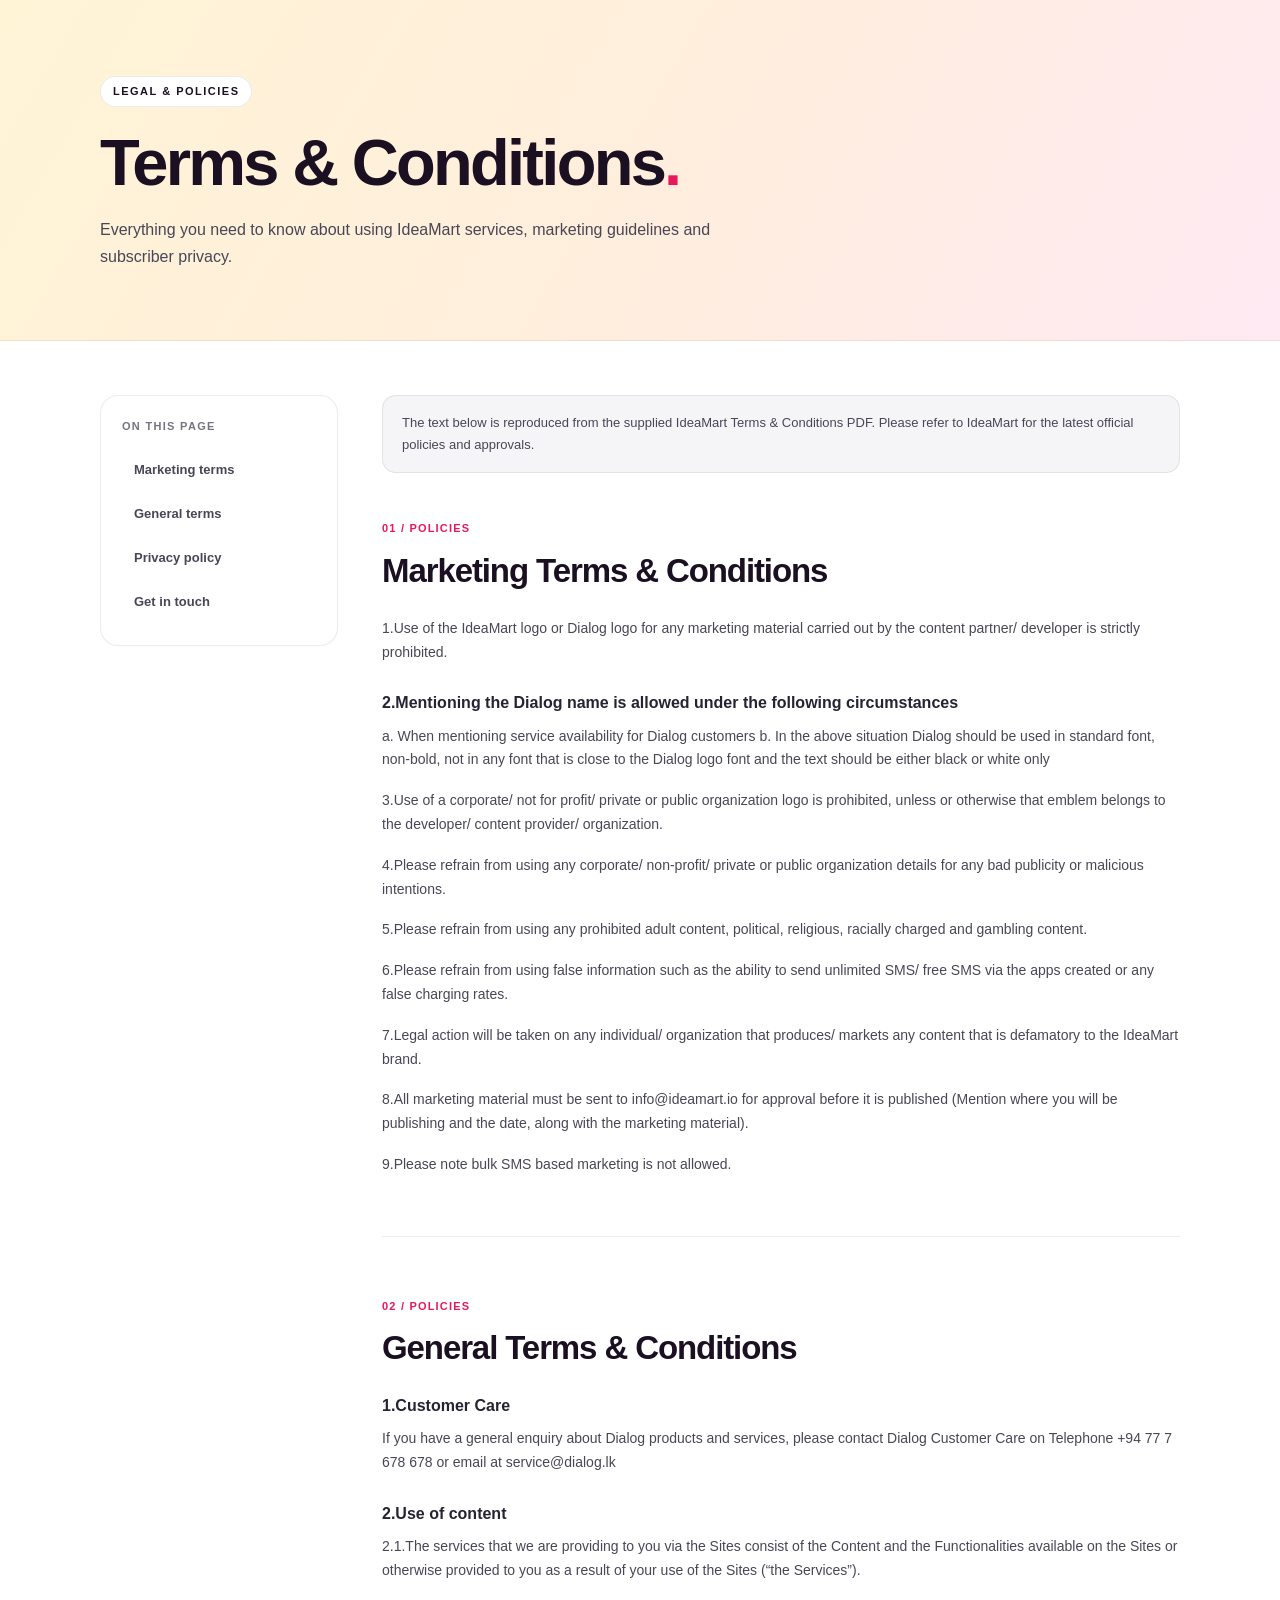
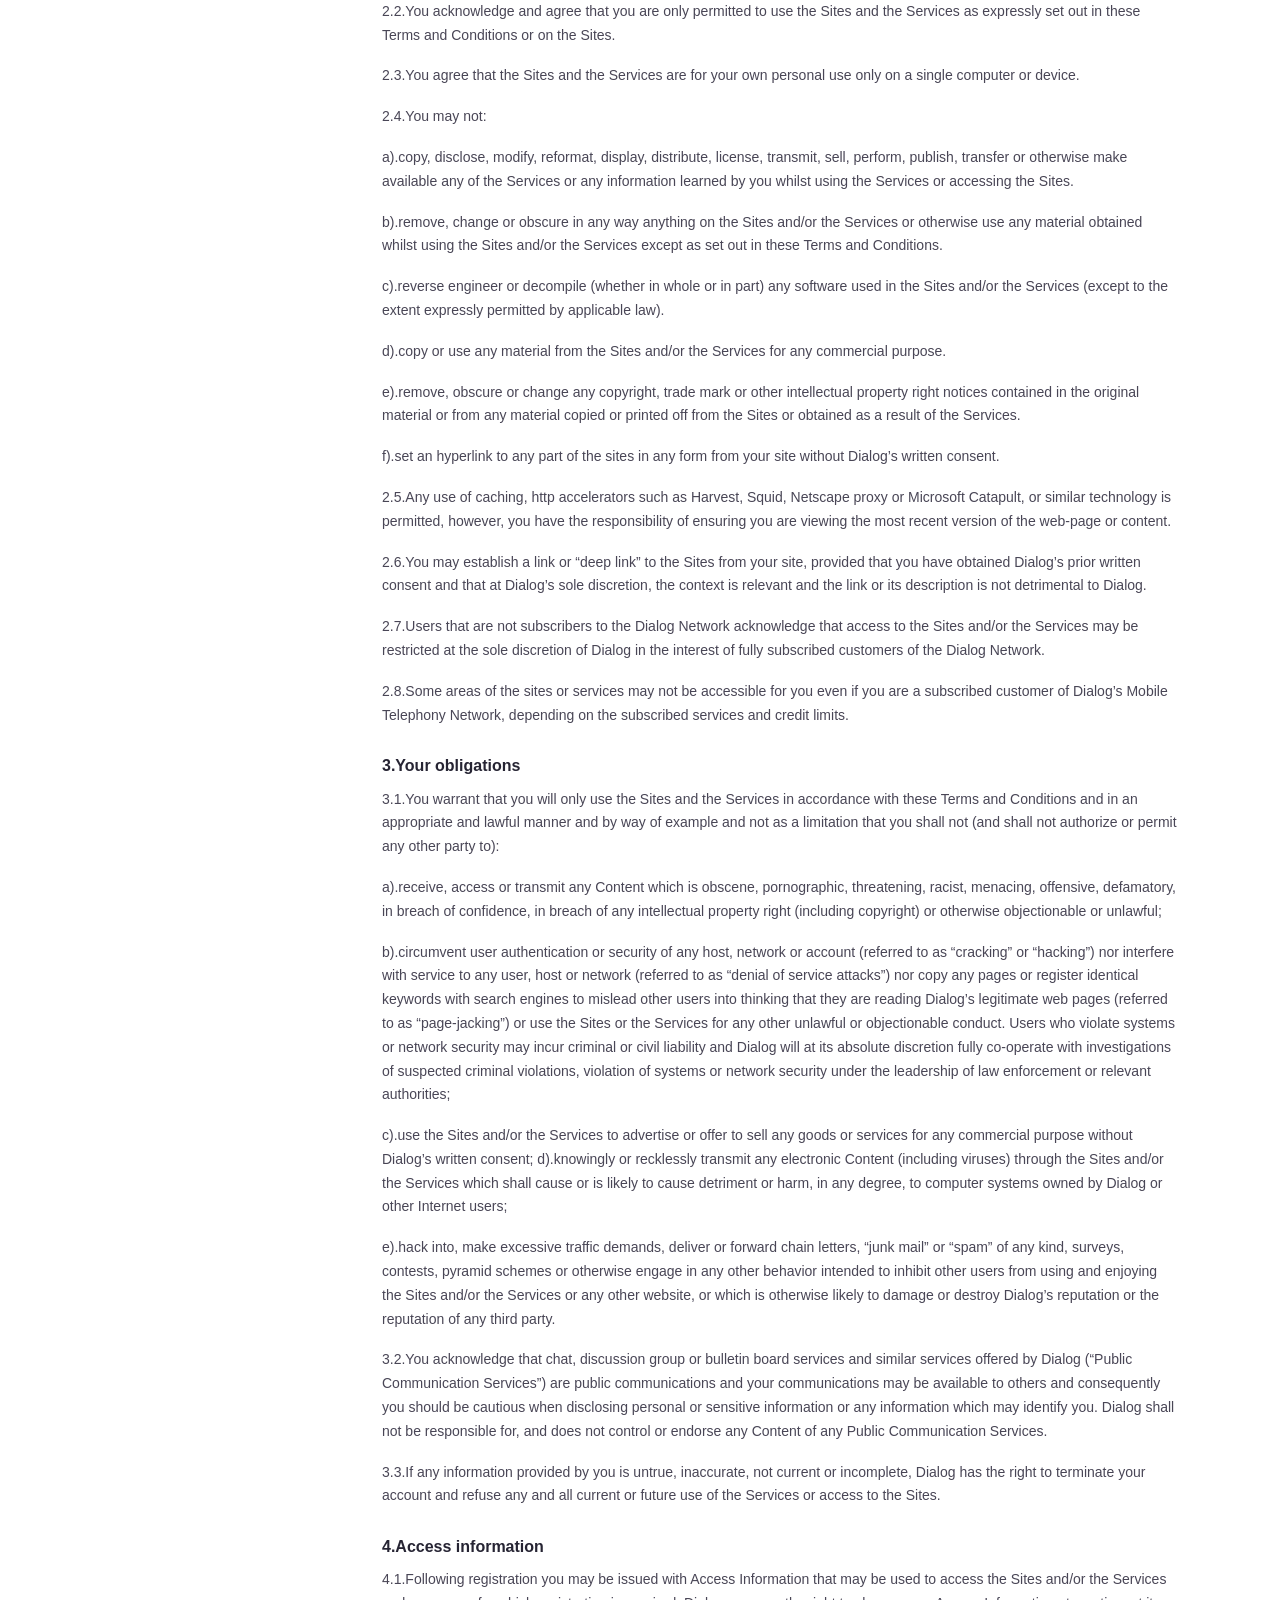
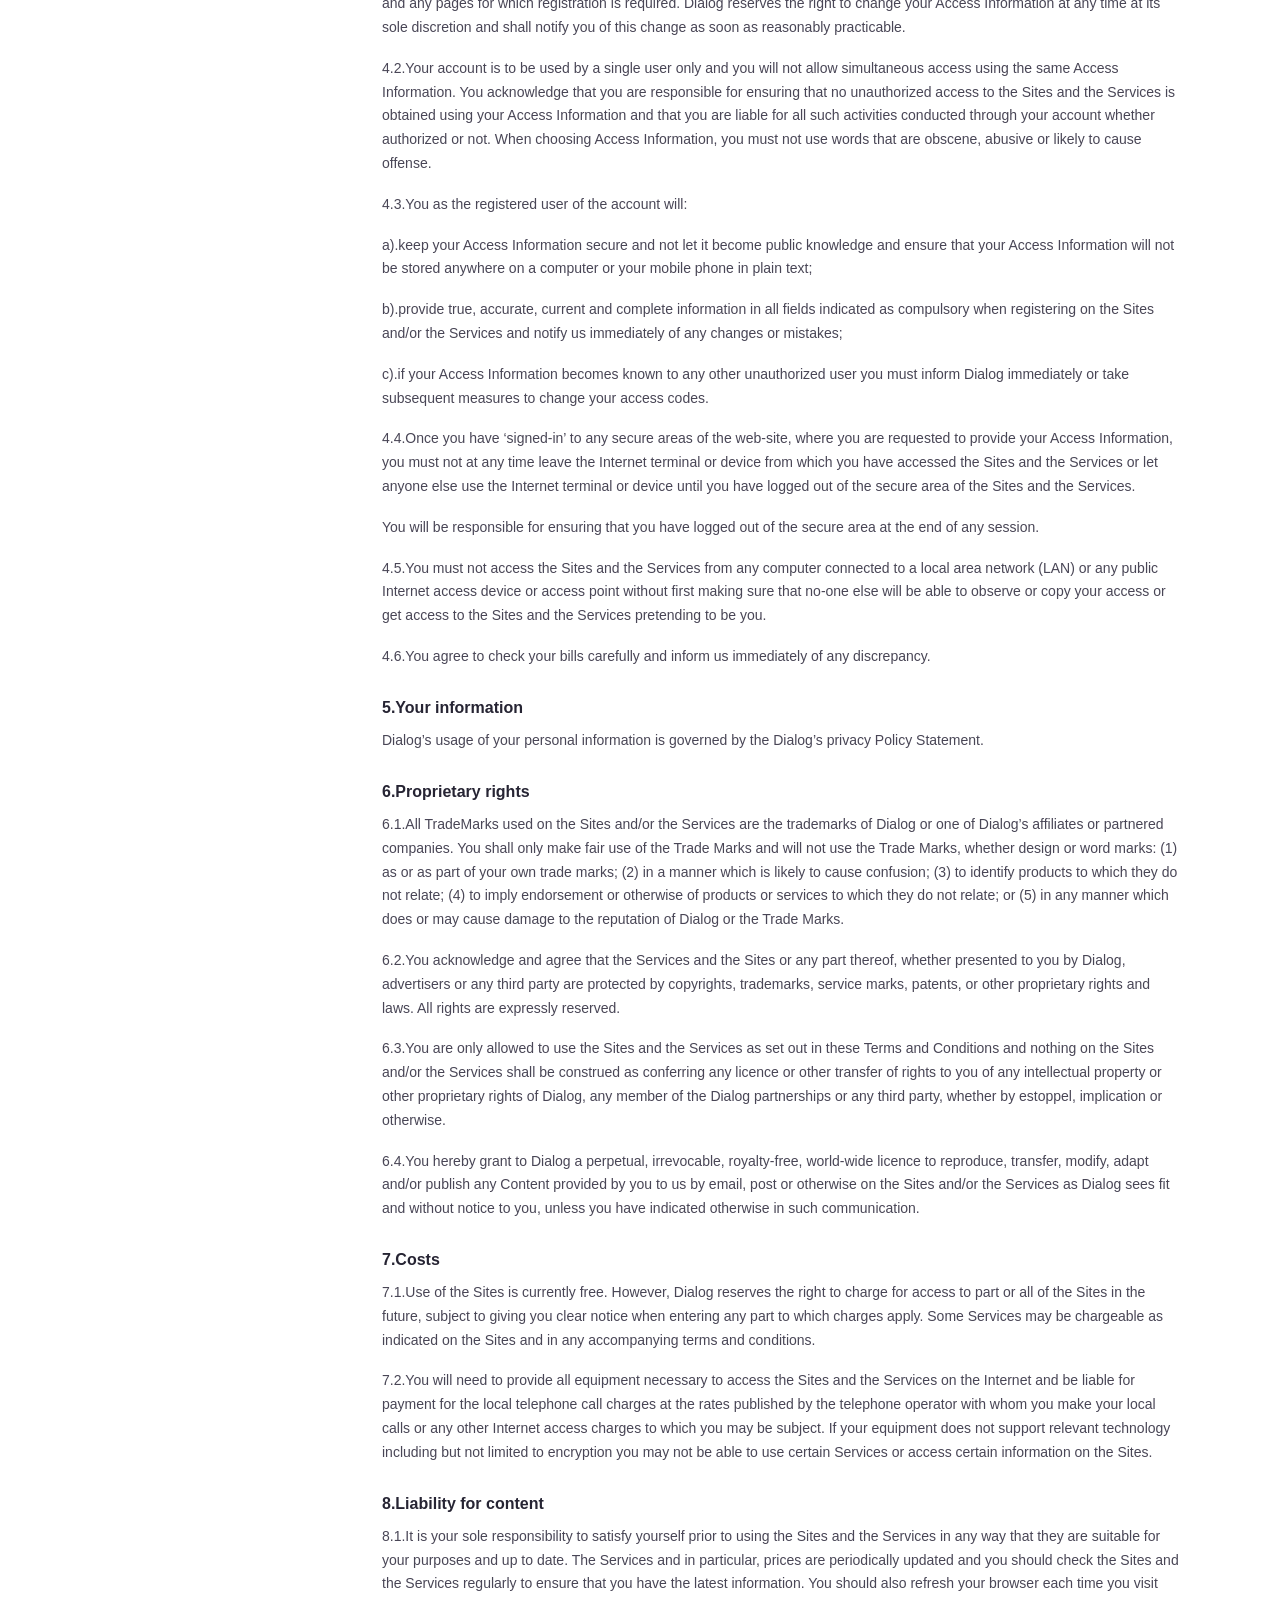
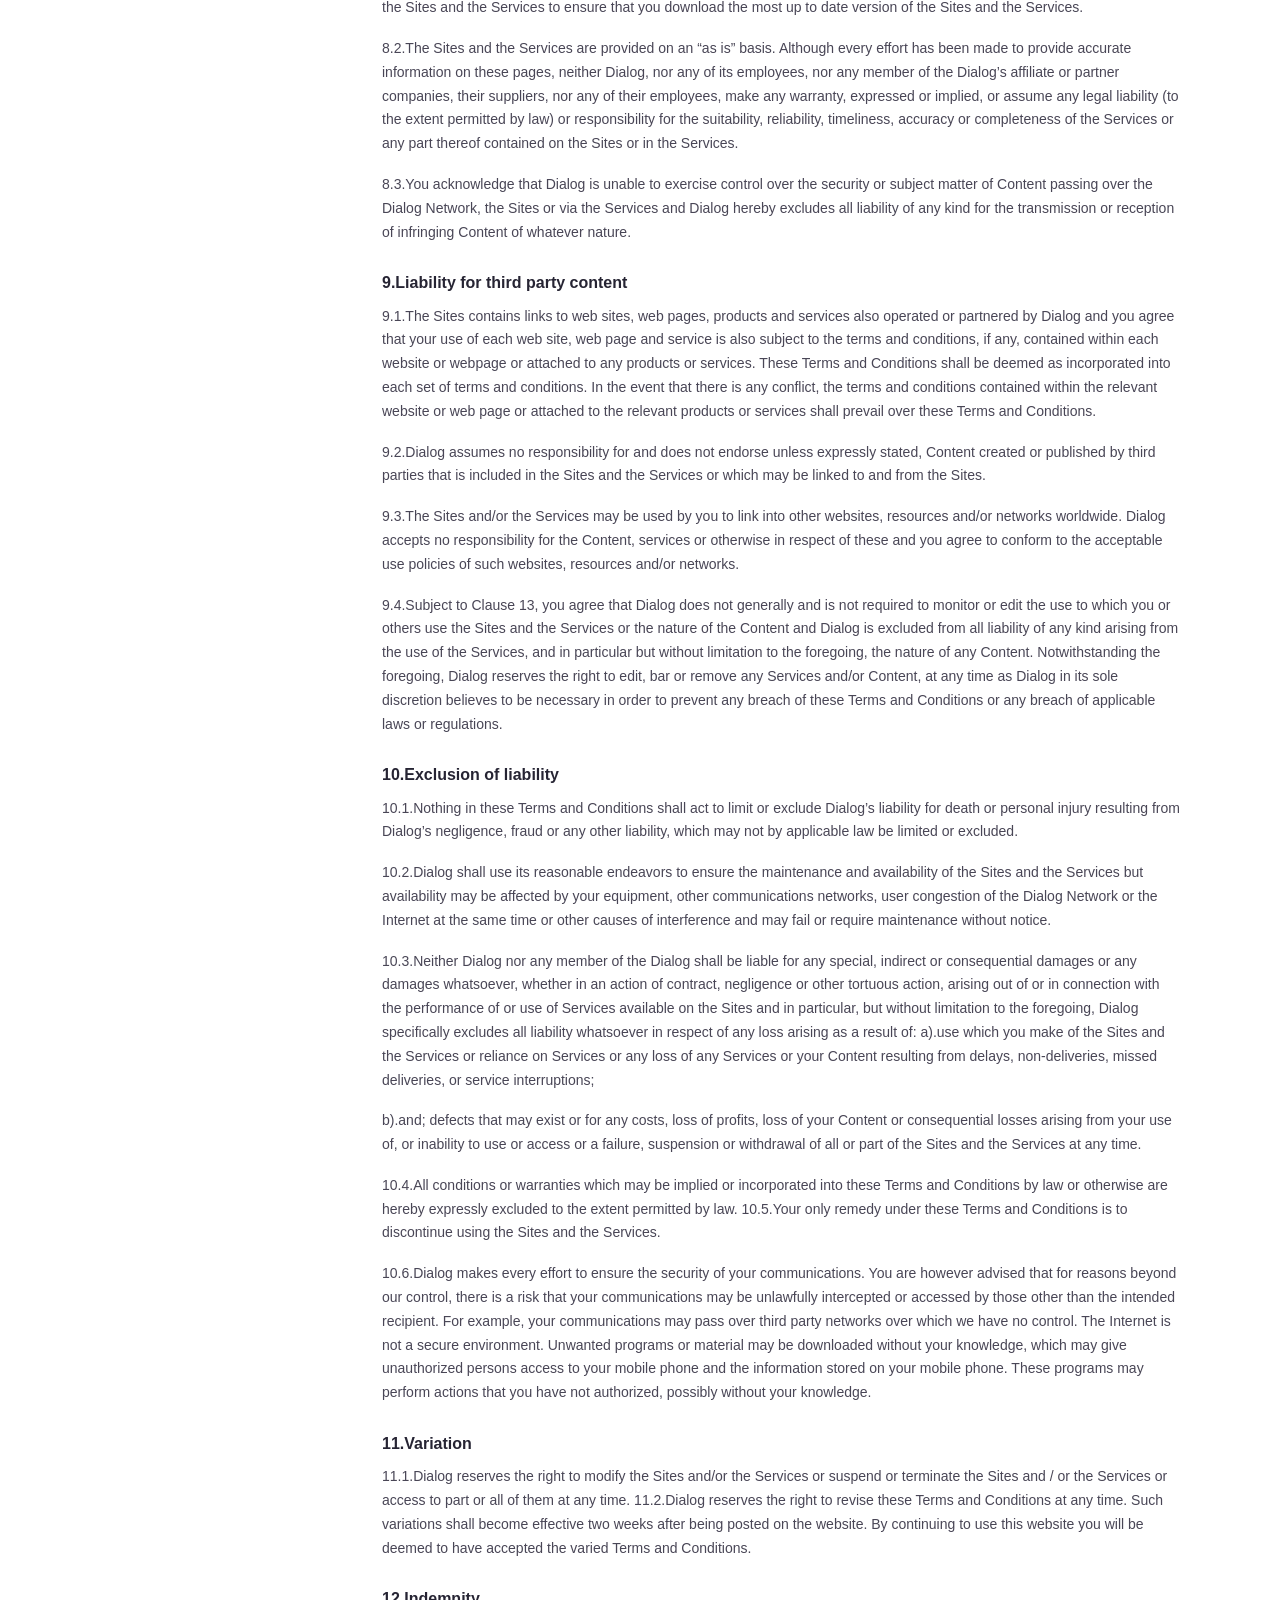
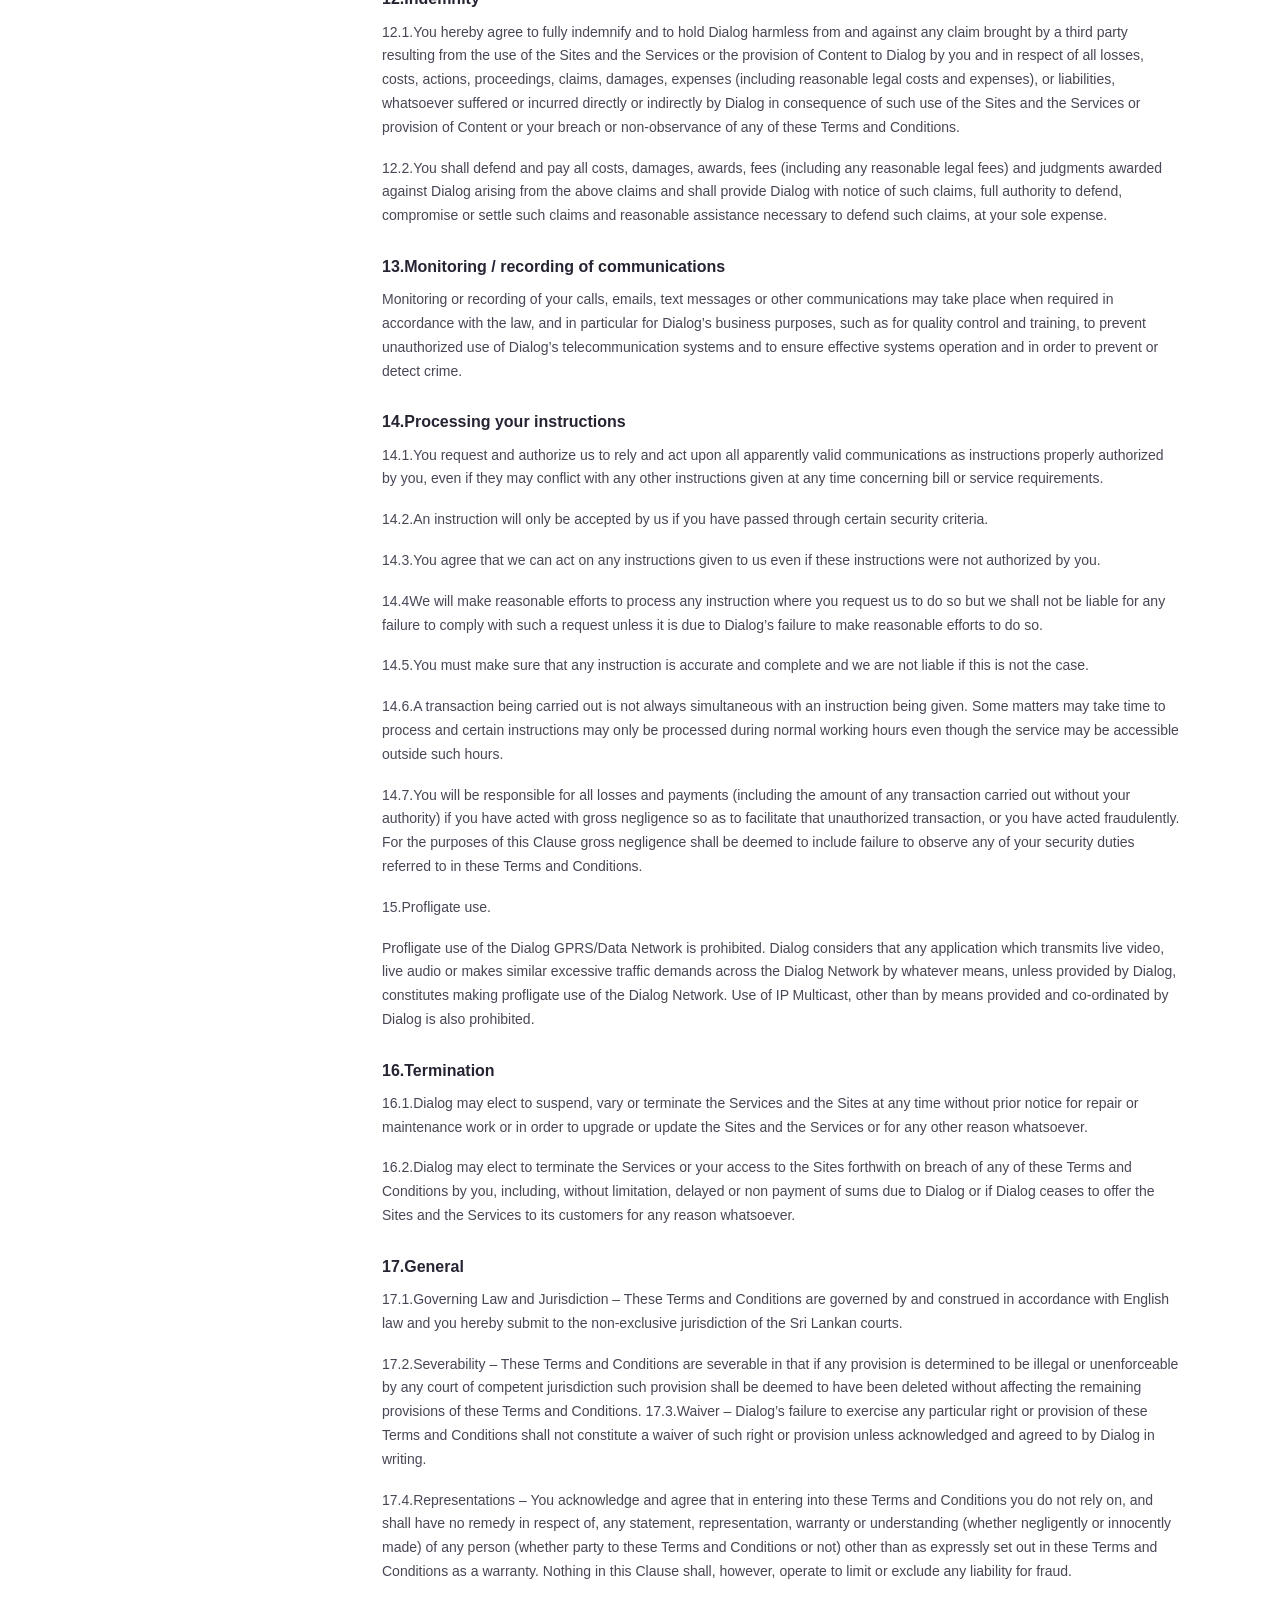
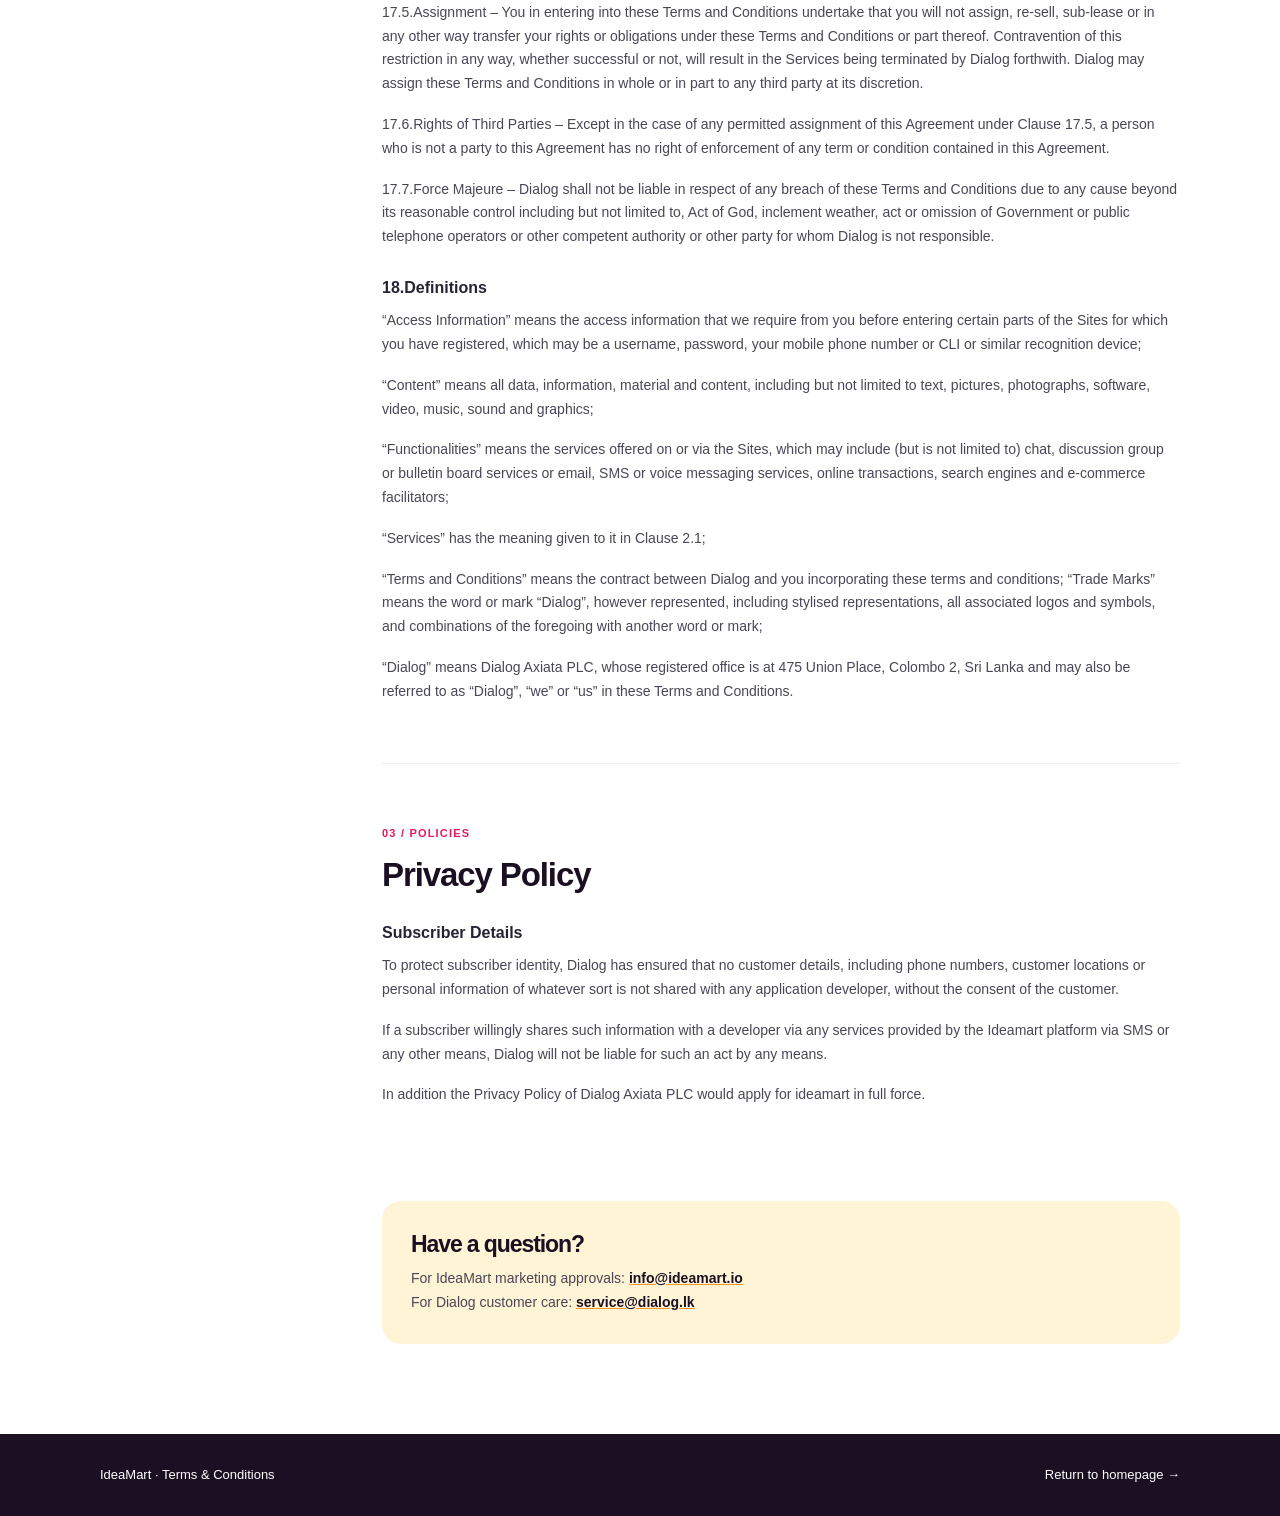
<file: terms.html>
<!DOCTYPE html>
<html lang="en">
<head>
  <meta charset="UTF-8">
  <meta name="viewport" content="width=device-width, initial-scale=1.0">
  <meta name="theme-color" content="#ffffff">
  <meta name="description" content="IdeaMart marketing terms, general terms and conditions, and privacy policy.">
  <title>Terms & Conditions | IdeaMart</title>
  <style>
    :root {
      --bg:#ffffff;--tint:#f5f5f8;--ty:#fff4d6;--to:#ffeedd;--tr:#ffe6ee;--tp:#ffe9f3;
      --plum:#1b0f22;--ink:#0f0e17;--ink-2:#262433;--muted:#494656;--faint:#76737f;
      --hair:rgba(15,14,23,0.08);--hair-2:rgba(15,14,23,0.14);
      --y:#fdbe26;--o:#f7941e;--r:#e8195a;--p:#ee3f80;--g:#b3b3b5;--ok:#0d9f68;
    }
    *{box-sizing:border-box}
    html{scroll-behavior:smooth;scroll-padding-top:85px}
    body{margin:0;background:var(--bg);color:var(--ink);font-family:Inter,ui-sans-serif,-apple-system,BlinkMacSystemFont,"Segoe UI",Arial,sans-serif;line-height:1.7;-webkit-font-smoothing:antialiased}
    a{color:inherit}
    .wrap{width:min(100% - 48px,1080px);margin:auto}
    header{background:var(--bg);border-bottom:1px solid var(--hair);position:sticky;top:0;z-index:5}
    .header-inner{min-height:76px;display:flex;align-items:center;justify-content:space-between;gap:20px}
    .brand{display:inline-flex;align-items:center;gap:11px;text-decoration:none;font-weight:850;letter-spacing:-.7px;font-size:22px;color:var(--plum)}
    .brand-mark{height:31px;width:31px;background:var(--y);border-radius:10px;display:grid;place-items:center;font-size:16px;font-weight:900;color:var(--plum)}
    .back-link{font-weight:650;font-size:13px;text-decoration:none;border:1px solid var(--hair-2);padding:9px 15px;border-radius:999px;white-space:nowrap}
    .back-link:hover{background:var(--tint)}
    .hero{background:linear-gradient(120deg,var(--ty),var(--to) 52%,var(--tp));border-bottom:1px solid var(--hair);padding:76px 0 70px}
    .eyebrow{display:inline-block;background:var(--bg);border:1px solid var(--hair);padding:5px 12px;border-radius:999px;font-size:11px;font-weight:800;letter-spacing:1.5px;text-transform:uppercase;color:var(--plum)}
    h1{font-size:clamp(36px,6.3vw,65px);letter-spacing:-2.7px;line-height:1.08;margin:21px 0 18px;color:var(--plum)}
    .hero p{max-width:630px;font-size:16px;color:var(--muted);margin:0}
    .content-layout{display:grid;grid-template-columns:238px minmax(0,1fr);gap:44px;padding:54px 0 90px;align-items:start}
    .side{position:sticky;top:106px;border:1px solid var(--hair);border-radius:18px;padding:21px;background:var(--bg)}
    .side-title{font-size:11px;letter-spacing:1.3px;text-transform:uppercase;color:var(--faint);font-weight:800;margin:0 0 12px}
    .side a{display:block;padding:11px 12px;text-decoration:none;font-size:13px;color:var(--muted);font-weight:650;border-radius:10px}
    .side a:hover,.side a:focus-visible{background:var(--ty);color:var(--plum)}
    .docs{min-width:0}
    .notice{background:var(--tint);border:1px solid var(--hair);border-radius:14px;padding:16px 19px;color:var(--muted);font-size:13px;margin-bottom:40px}
    .term-section{scroll-margin-top:110px;margin-bottom:54px;padding-bottom:42px;border-bottom:1px solid var(--hair)}
    .term-section:last-of-type{border-bottom:0;margin-bottom:0}
    .section-tag{font-size:11px;text-transform:uppercase;letter-spacing:1.2px;color:var(--r);font-weight:800}
    h2{font-size:clamp(25px,3vw,33px);letter-spacing:-1.1px;line-height:1.25;margin:9px 0 26px;color:var(--plum)}
    .legal-text p{font-size:14px;color:var(--muted);margin:0 0 17px;overflow-wrap:anywhere}
    .legal-text h3{font-size:16px;line-height:1.45;color:var(--ink-2);margin:27px 0 10px;font-weight:800}
    .legal-text h3:first-child{margin-top:0}
    .contact{background:var(--ty);border-radius:19px;padding:29px;margin-top:35px}
    .contact h2{font-size:23px;margin:0 0 8px}
    .contact p{color:var(--muted);font-size:14px;margin:0}
    .contact a{color:var(--plum);font-weight:750;text-decoration-color:var(--o)}
    footer{background:var(--plum);padding:30px 0;color:var(--bg)}
    footer .wrap{display:flex;align-items:center;justify-content:space-between;gap:14px;flex-wrap:wrap}
    footer span,footer a{font-size:13px}footer a{text-decoration:none;color:var(--bg)}
    a:focus-visible{outline:3px solid var(--o);outline-offset:3px}
    @media(max-width:800px){.content-layout{display:block;padding-top:28px}.side{position:static;display:flex;align-items:center;gap:7px;overflow-x:auto;padding:10px;margin-bottom:30px;white-space:nowrap;border-radius:12px}.side-title{display:none}.side a{flex:none;padding:10px 12px}.hero{padding:57px 0 55px}}
    @media(max-width:480px){.wrap{width:min(100% - 32px,1080px)}.header-inner{min-height:65px}.brand{font-size:19px}.back-link{font-size:12px;padding:8px 11px}h1{letter-spacing:-1.5px}.hero p{font-size:14px}.legal-text p{font-size:13.5px}.contact{padding:22px}.term-section{margin-bottom:36px;padding-bottom:31px}}
    @media(prefers-reduced-motion:reduce){html{scroll-behavior:auto}}
  </style>
</head>
<body>

  <main>
    <section class="hero"><div class="wrap"><span class="eyebrow">Legal &amp; policies</span><h1>Terms &amp; Conditions<span style="color:var(--r)">.</span></h1><p>Everything you need to know about using IdeaMart services, marketing guidelines and subscriber privacy.</p></div></section>
    <div class="wrap content-layout">
      <nav class="side" aria-label="On this page"><p class="side-title">On this page</p><a href="#marketing">Marketing terms</a><a href="#general">General terms</a><a href="#privacy">Privacy policy</a><a href="#contact">Get in touch</a></nav>
      <div class="docs">
        <div class="notice">The text below is reproduced from the supplied IdeaMart Terms &amp; Conditions PDF. Please refer to IdeaMart for the latest official policies and approvals.</div>
        <section class="term-section" id="marketing"><span class="section-tag">01 / Policies</span><h2>Marketing Terms &amp; Conditions</h2><div class="legal-text"><p>1.Use of the IdeaMart logo or Dialog logo for any marketing material carried out by the content partner/ developer is strictly prohibited.</p>
<h3>2.Mentioning the Dialog name is allowed under the following circumstances</h3>
<p>a. When mentioning service availability for Dialog customers b.  In the above situation Dialog should be used in standard font, non-bold, not in any font that is close to the Dialog logo font and the text should be either black or white only</p>
<p>3.Use of a corporate/ not for profit/ private or public organization logo is prohibited, unless or otherwise that emblem belongs to the developer/ content provider/ organization.</p>
<p>4.Please refrain from using any corporate/ non-profit/ private or public organization details for any bad publicity or malicious intentions.</p>
<p>5.Please refrain from using any prohibited adult content, political, religious, racially charged and gambling content.</p>
<p>6.Please refrain from using false information such as the ability to send unlimited SMS/ free SMS via the apps created or any false charging rates.</p>
<p>7.Legal action will be taken on any individual/ organization that produces/ markets any content that is defamatory to the IdeaMart brand.</p>
<p>8.All marketing material must be sent to info@ideamart.io for approval before  it is published (Mention where you will be publishing and the date, along with the marketing material).</p>
<p>9.Please note bulk SMS based marketing is not allowed.</p></div></section>
        <section class="term-section" id="general"><span class="section-tag">02 / Policies</span><h2>General Terms &amp; Conditions</h2><div class="legal-text"><h3>1.Customer Care</h3>
<p>If you have a general enquiry about Dialog products and services, please contact Dialog Customer Care on Telephone +94 77 7 678 678 or email at service@dialog.lk</p>
<h3>2.Use of content</h3>
<p>2.1.The services that we are providing to you via the Sites consist of the Content and the Functionalities available on the Sites or otherwise provided to you as a result of your use of the Sites (“the Services”).</p>
<p>2.2.You acknowledge and agree that you are only permitted to use the Sites and the Services as expressly set out in these Terms and Conditions or on the Sites.</p>
<p>2.3.You agree that the Sites and the Services are for your own personal use only on a single computer or device.</p>
<p>2.4.You may not:</p>
<p>a).copy, disclose, modify, reformat, display, distribute, license, transmit, sell, perform, publish, transfer or otherwise make available any of the Services or any information learned by you whilst using the Services or accessing the Sites.</p>
<p>b).remove, change or obscure  in any way anything on the Sites and/or the Services or otherwise use any material obtained whilst using the Sites and/or the Services except as set out in these Terms and Conditions.</p>
<p>c).reverse engineer or decompile (whether in whole or in part) any software used in the Sites and/or the Services (except to the extent expressly permitted by applicable law).</p>
<p>d).copy or use any material from the Sites and/or the Services for any commercial purpose.</p>
<p>e).remove, obscure or change any copyright, trade mark or other intellectual property right notices contained in the original material or from any material copied or printed off from the Sites or obtained as a result of the Services.</p>
<p>f).set an hyperlink to any part of the sites in any form from your site without Dialog’s written consent.</p>
<p>2.5.Any use of caching, http accelerators such as Harvest, Squid, Netscape proxy or Microsoft Catapult, or similar technology is permitted, however, you have the responsibility of ensuring you are viewing the most recent version of the web-page or content.</p>
<p>2.6.You may establish a link or “deep link” to the Sites from your site, provided that you have obtained Dialog’s  prior written consent and that at Dialog’s sole discretion, the context  is relevant and the link or its description is not detrimental to Dialog.</p>
<p>2.7.Users that are not subscribers to the Dialog Network acknowledge that access to the Sites and/or the Services may be restricted at the sole discretion of Dialog in the interest of fully subscribed customers of the Dialog Network.</p>
<p>2.8.Some areas of the sites or services may not be accessible for you even  if you are a subscribed customer of Dialog’s Mobile Telephony Network, depending on the subscribed services and credit limits.</p>
<h3>3.Your obligations</h3>
<p>3.1.You warrant that you will only use the Sites and the Services in accordance with these Terms and Conditions and in an appropriate and lawful manner and by way of example and not as a limitation that you shall not (and shall not authorize or permit any other party to):</p>
<p>a).receive, access or transmit any Content which is obscene, pornographic, threatening, racist, menacing, offensive, defamatory, in breach of confidence, in breach of any intellectual property right (including copyright) or otherwise objectionable or unlawful;</p>
<p>b).circumvent user authentication or security of any host, network or account (referred to as “cracking” or “hacking”) nor interfere with service to any user, host or network (referred to as “denial of service attacks”) nor copy any pages or register identical keywords with search engines to mislead other users into thinking that they are reading Dialog’s legitimate web pages (referred to as “page-jacking”) or use the Sites or the Services for any other unlawful or objectionable conduct. Users who violate systems or network security may incur criminal or civil liability and Dialog will at its absolute discretion fully co-operate with investigations of suspected criminal  violations,  violation  of systems  or network security under the leadership of law enforcement or relevant authorities;</p>
<p>c).use the Sites and/or the Services to advertise or offer to sell any goods or services for any commercial purpose without Dialog’s written consent; d).knowingly or recklessly transmit any electronic Content (including viruses) through the Sites and/or the Services which shall cause or is likely to cause detriment or harm, in any degree, to computer systems owned by Dialog or other Internet users;</p>
<p>e).hack into, make excessive traffic demands, deliver or forward chain letters, “junk mail” or “spam” of any kind, surveys, contests, pyramid schemes or otherwise engage in any other behavior intended to inhibit other users from using and enjoying the Sites and/or the Services or any other website, or which is otherwise likely to damage or destroy Dialog’s reputation or the reputation of any third party.</p>
<p>3.2.You acknowledge that chat, discussion group or bulletin board services and similar services offered by Dialog (“Public Communication Services”) are public communications and your communications may be available to others and consequently you should be cautious when disclosing personal or sensitive information or any information which may identify you. Dialog shall not be responsible  for, and does not control or endorse any Content of any Public Communication Services.</p>
<p>3.3.If any information provided by you is untrue, inaccurate, not current or incomplete, Dialog has the right to terminate your account and refuse any and all current or future use of the Services or access to the Sites.</p>
<h3>4.Access information</h3>
<p>4.1.Following registration you may be issued with Access Information that may be used to access the Sites and/or the Services and any pages for which registration is required. Dialog reserves the right to change your Access Information at any time at its sole discretion and shall notify you of this change as soon as reasonably practicable.</p>
<p>4.2.Your account is to be used by a single user only and you will not allow simultaneous access using the same Access Information. You acknowledge that you are responsible for ensuring that no unauthorized access to the Sites and the Services is obtained using your Access Information and that you are liable for all such activities conducted through your account whether authorized or not. When choosing Access Information, you must not use words that are obscene, abusive or likely to cause offense.</p>
<p>4.3.You as the registered user of the account will:</p>
<p>a).keep your Access Information secure and not let it become public knowledge and ensure that your Access Information will not be stored anywhere on a computer or your mobile phone in plain text;</p>
<p>b).provide true, accurate, current and complete information in all fields indicated as compulsory when registering on the Sites and/or the Services and notify us immediately of any changes or mistakes;</p>
<p>c).if your Access Information becomes known to any other unauthorized user you must inform Dialog immediately or take subsequent measures to change your access codes.</p>
<p>4.4.Once you have ‘signed-in’ to any secure areas of the web-site, where you are requested to provide your Access Information, you must not at any time leave the Internet terminal or device from which you have accessed the Sites and the Services or let anyone else use the Internet terminal or device until you have logged out of the secure area of the Sites and the Services.</p>
<p>You will be responsible for ensuring that you have logged out of the secure area at the end of any session.</p>
<p>4.5.You must not access the Sites and the Services from any computer connected to a local area network (LAN) or any public Internet access device or access point without first making sure that no-one else will be able to observe or copy your access or get access to the Sites and the Services pretending to be you.</p>
<p>4.6.You agree to check your bills carefully and inform us immediately of any discrepancy.</p>
<h3>5.Your information</h3>
<p>Dialog’s usage  of your personal  information  is governed by the Dialog’s privacy Policy Statement.</p>
<h3>6.Proprietary rights</h3>
<p>6.1.All TradeMarks used on the Sites and/or the Services are the trademarks of Dialog or one of Dialog’s affiliates or partnered companies. You shall only make fair use of the Trade Marks and will not use the Trade Marks, whether design or word marks: (1) as or as part of your own trade marks; (2) in a manner which is likely to cause confusion; (3) to identify products to which they do not relate; (4) to imply endorsement or otherwise of products or services to which they do not relate; or (5) in any manner which does or may cause damage to the reputation of Dialog or the Trade Marks.</p>
<p>6.2.You acknowledge and agree that the Services and the Sites or any part thereof, whether presented  to you by  Dialog,  advertisers or any  third party are protected by copyrights, trademarks, service marks, patents, or other proprietary rights and laws. All rights are expressly reserved.</p>
<p>6.3.You are only allowed to use the Sites and the Services as set out in these Terms and Conditions and nothing on the Sites and/or the Services shall be construed as conferring any licence or other transfer of rights to you of any intellectual property or other proprietary rights of Dialog, any member of the Dialog partnerships or any  third  party, whether by estoppel, implication or otherwise.</p>
<p>6.4.You hereby grant to Dialog a perpetual, irrevocable, royalty-free, world-wide licence to reproduce, transfer, modify, adapt and/or publish any Content provided by you to us by email, post or otherwise on the Sites and/or the Services as Dialog sees fit and without notice to you, unless you have indicated otherwise in such communication.</p>
<h3>7.Costs</h3>
<p>7.1.Use of the Sites is currently free. However, Dialog reserves the right to charge for access to part or all of the Sites in the future, subject to giving you clear notice when entering any part to which charges apply. Some Services may be chargeable as indicated on the Sites and in any accompanying terms and conditions.</p>
<p>7.2.You will need to provide all equipment necessary to access the Sites and the Services on the Internet and be liable for payment for the local telephone call charges at the rates published by the telephone operator with whom you make your local calls or any other Internet access charges to which you may be subject. If your equipment does not support relevant technology including but not limited to encryption you may not be able to use certain Services or access certain information on the Sites.</p>
<h3>8.Liability for content</h3>
<p>8.1.It is your sole responsibility to satisfy yourself prior to using the Sites and the Services in any way that they are suitable for your purposes and up to date. The Services and in particular, prices are periodically updated and you should check the Sites and the Services regularly to ensure that you have the latest information. You should also refresh your browser each time you visit the Sites and the Services to ensure that you download the most up to date version of the Sites and the Services.</p>
<p>8.2.The Sites and the Services are provided on an “as is” basis. Although every effort has been made to provide accurate information on these pages, neither Dialog, nor any of its employees, nor any member of the Dialog’s affiliate or partner companies, their suppliers, nor any of their employees, make any warranty, expressed or implied, or assume any legal liability (to the extent permitted by  law)  or  responsibility  for  the  suitability,  reliability,  timeliness,  accuracy  or completeness of the Services or any part thereof contained on the Sites or in the Services.</p>
<p>8.3.You acknowledge that Dialog is unable to exercise control over the security or subject matter of Content passing over the Dialog Network, the Sites or via the Services and Dialog hereby excludes  all  liability of any kind for the transmission or reception of infringing Content of whatever nature.</p>
<h3>9.Liability for third party content</h3>
<p>9.1.The Sites contains links to web sites, web pages, products and services also operated or partnered by Dialog and you agree that your use of each web site, web page and service is also subject to the terms and conditions,  if any, contained within each website or webpage or attached to any products or services. These Terms and Conditions  shall be deemed as incorporated into each set of terms and conditions. In the event that there is any conflict, the terms and conditions contained within the relevant website or web page or attached to the relevant products or services shall prevail over these Terms and Conditions.</p>
<p>9.2.Dialog assumes no responsibility for and does not endorse unless expressly stated, Content created or published by third parties that is included in the Sites and the Services or which may be linked to and from the Sites.</p>
<p>9.3.The Sites and/or the Services may be used by you to link into other websites, resources and/or networks worldwide. Dialog accepts no responsibility  for the Content, services or otherwise in respect of these and you agree to conform to the acceptable use policies of such websites, resources and/or networks.</p>
<p>9.4.Subject to Clause 13, you agree that Dialog does not generally and is not required to monitor or edit the use to which you or others use the Sites and the Services or the nature of the Content and Dialog is excluded from all liability of any kind arising from the use of the Services, and  in  particular  but  without  limitation  to  the  foregoing,  the  nature  of any  Content. Notwithstanding the foregoing, Dialog reserves the right to edit, bar or remove any Services and/or Content, at any time as Dialog in its sole discretion believes to be necessary in order to prevent any breach of these Terms and Conditions or any breach of applicable laws or regulations.</p>
<h3>10.Exclusion of liability</h3>
<p>10.1.Nothing in these Terms and Conditions shall act to limit or exclude Dialog’s liability for death or personal injury resulting from Dialog’s negligence, fraud or any other liability, which may not by applicable law be limited or excluded.</p>
<p>10.2.Dialog shall use its reasonable endeavors to ensure the maintenance and availability of the Sites  and  the  Services  but  availability may  be  affected  by  your  equipment,  other communications networks, user congestion of the Dialog Network or the Internet at the same time or other causes of interference and may fail or require maintenance without notice.</p>
<p>10.3.Neither Dialog nor any member of the Dialog shall be liable for any special, indirect or consequential damages  or any damages whatsoever, whether  in an  action  of contract, negligence or other tortuous action, arising out of or in connection with the performance of or use of Services available on the Sites and in particular, but without limitation to the foregoing, Dialog specifically excludes all liability whatsoever in respect of any loss arising as a result of: a).use which you make of the Sites and the Services or reliance on Services or any loss of any Services or your Content resulting from delays, non-deliveries, missed deliveries, or service interruptions;</p>
<p>b).and; defects that may  exist or  for any costs, loss of  profits, loss of your Content or consequential losses arising from your use  of, or  inability to use or access or a failure, suspension or withdrawal of all or part of the Sites and the Services at any time.</p>
<p>10.4.All conditions or warranties which may be implied or incorporated into these Terms and Conditions by law or otherwise are hereby expressly excluded to the extent permitted by law. 10.5.Your only remedy under these Terms and Conditions is to discontinue using the Sites and the Services.</p>
<p>10.6.Dialog makes every effort to ensure the security of your communications. You are however advised that for reasons beyond our control, there is a risk that your communications may be unlawfully intercepted or accessed by those other than the intended recipient. For example, your communications may pass over third party networks over which we have no control. The Internet  is not a secure environment. Unwanted programs or material may be downloaded without your knowledge, which may give unauthorized persons access to your mobile phone and the information stored on your mobile phone. These programs may perform actions that you have not authorized, possibly without your knowledge.</p>
<h3>11.Variation</h3>
<p>11.1.Dialog reserves the right to modify the Sites and/or the Services or suspend or terminate the Sites and / or the Services or access to part or all of them at any time. 11.2.Dialog reserves the right to revise these Terms and Conditions at any time. Such variations shall become effective two weeks after being posted on the website. By continuing to use this website you will be deemed to have accepted the varied Terms and Conditions.</p>
<h3>12.Indemnity</h3>
<p>12.1.You hereby agree to fully indemnify and to hold Dialog harmless from and against any claim brought by a third party resulting from the use of the Sites and the Services or the provision of Content to Dialog by you and in respect of all losses, costs, actions, proceedings, claims, damages, expenses (including reasonable legal costs and expenses), or  liabilities, whatsoever suffered or incurred directly or indirectly by Dialog in consequence of such use of the Sites and the Services or provision of Content or your breach or non-observance of any of these Terms and Conditions.</p>
<p>12.2.You shall defend and pay all costs, damages, awards, fees (including any reasonable legal fees) and judgments awarded against Dialog arising from the above claims and shall provide Dialog with notice of such claims, full authority to defend, compromise or settle such claims and reasonable assistance necessary to defend such claims, at your sole expense.</p>
<h3>13.Monitoring / recording of communications</h3>
<p>Monitoring or recording of your calls, emails, text messages or other communications may take place when required  in accordance with the law, and  in  particular  for Dialog’s business purposes, such as for quality control and training, to prevent unauthorized use of Dialog’s telecommunication systems and to ensure effective systems operation and in order to prevent or detect crime.</p>
<h3>14.Processing your instructions</h3>
<p>14.1.You request and authorize us to rely and act upon all apparently valid communications as instructions properly authorized by you, even  if they may conflict with any other instructions given at any time concerning bill or service requirements.</p>
<p>14.2.An instruction will only be accepted by us  if you have passed through certain security criteria.</p>
<p>14.3.You agree that we can act on any instructions given to us even if these instructions were not authorized by you.</p>
<p>14.4We will make reasonable efforts to process any instruction where you request us to do so but we shall not be liable for any failure to comply with such a request unless it is due to Dialog’s failure to make reasonable efforts to do so.</p>
<p>14.5.You must make sure that any instruction is accurate and complete and we are not liable if this is not the case.</p>
<p>14.6.A transaction being carried out is not always simultaneous with an instruction being given. Some matters may take time to process and certain instructions may only be processed during normal working hours even though the service may be accessible outside such hours.</p>
<p>14.7.You  will be responsible  for  all losses and payments (including the amount of any transaction carried out without your authority) if you have acted with gross negligence so as to facilitate that unauthorized transaction, or you have acted fraudulently. For the purposes of this Clause gross negligence shall be deemed to include failure to observe any of your security duties referred to in these Terms and Conditions.</p>
<p>15.Profligate use.</p>
<p>Profligate use of the Dialog GPRS/Data Network  is prohibited. Dialog considers that any application which transmits live video, live audio or makes similar excessive traffic demands across the Dialog Network by whatever means, unless provided by Dialog, constitutes making profligate use of the Dialog Network. Use of IP Multicast, other than by means provided and co-ordinated by Dialog is also prohibited.</p>
<h3>16.Termination</h3>
<p>16.1.Dialog may elect to suspend, vary or terminate the Services and the Sites at any time without prior notice for repair or maintenance work or in order to upgrade or update the Sites and the Services or for any other reason whatsoever.</p>
<p>16.2.Dialog may elect to terminate the Services or your access to the Sites forthwith on breach of any of these Terms and Conditions by you, including, without limitation, delayed or non payment of sums due to Dialog or  if Dialog ceases to offer the Sites and the Services to its customers for any reason whatsoever.</p>
<h3>17.General</h3>
<p>17.1.Governing Law and Jurisdiction – These Terms and Conditions are governed by and construed  in accordance  with English law and you hereby submit to the non-exclusive jurisdiction of the Sri Lankan courts.</p>
<p>17.2.Severability – These Terms and Conditions are severable in that  if any provision  is determined to be illegal or unenforceable by any court of competent jurisdiction such provision shall be deemed to have been deleted without affecting the remaining provisions of these Terms and Conditions. 17.3.Waiver – Dialog’s failure to exercise any particular right or provision of these Terms and Conditions shall not constitute a waiver of such right or provision unless acknowledged and agreed to by Dialog in writing.</p>
<p>17.4.Representations – You acknowledge and agree that in entering into these Terms and Conditions you do not  rely on, and  shall have no remedy in respect of, any statement, representation, warranty or understanding (whether negligently or innocently made) of any person (whether party to these Terms and Conditions or not) other than as expressly set out in these Terms and Conditions as a warranty. Nothing in this Clause shall, however, operate to limit or exclude any liability for fraud.</p>
<p>17.5.Assignment – You in entering into these Terms and Conditions undertake that you will not assign, re-sell, sub-lease or in any other way transfer your rights or obligations under these Terms and Conditions or part thereof. Contravention of this restriction in any way, whether successful or not, will result in the Services being terminated by Dialog forthwith. Dialog may assign these Terms and Conditions in whole or in part to any third party at its discretion.</p>
<p>17.6.Rights of Third Parties – Except in the case of any permitted assignment of this Agreement under Clause 17.5, a person who is not a party to this Agreement has no right of enforcement of any term or condition contained in this Agreement.</p>
<p>17.7.Force Majeure – Dialog shall not be liable in respect of any breach of these Terms and Conditions due to any cause beyond its reasonable control including but not limited to, Act of God, inclement weather, act or omission of Government or public telephone operators or other competent authority or other party for whom Dialog is not responsible.</p>
<h3>18.Definitions</h3>
<p>“Access Information” means the access information that we require from you before entering certain parts of the Sites for which you have registered, which may be a username, password, your mobile phone number or CLI or similar recognition device;</p>
<p>“Content” means all data, information, material and content, including but not limited to text, pictures, photographs, software, video, music, sound and graphics;</p>
<p>“Functionalities” means the services offered on or via the Sites, which may include (but is not limited to) chat, discussion group or bulletin board services or email, SMS or voice messaging services, online transactions, search engines and e-commerce facilitators;</p>
<p>“Services” has the meaning given to it in Clause 2.1;</p>
<p>“Terms and Conditions” means the contract between Dialog and you incorporating these terms and conditions; “Trade Marks” means the word or mark “Dialog”, however represented, including stylised representations,  all associated logos and symbols, and combinations of the foregoing with another word or mark;</p>
<p>“Dialog” means Dialog Axiata PLC, whose registered office is at 475 Union Place, Colombo 2, Sri Lanka and may also be referred to as “Dialog”, “we” or “us” in these Terms and Conditions.</p></div></section>
        <section class="term-section" id="privacy"><span class="section-tag">03 / Policies</span><h2>Privacy Policy</h2><div class="legal-text"><h3>Subscriber Details</h3>
<p>To protect subscriber identity, Dialog has ensured that no customer details, including phone numbers, customer locations or personal information of whatever sort is not shared with any application developer, without the consent of the customer.</p>
<p>If a subscriber willingly shares such information with a developer via any services provided by the Ideamart platform via SMS or any other means, Dialog will not be liable for such an act by any means.</p>
<p>In addition the Privacy Policy of Dialog Axiata PLC would apply for ideamart in full force.</p></div></section>
        <aside class="contact" id="contact"><h2>Have a question?</h2><p>For IdeaMart marketing approvals: <a href="mailto:info@ideamart.io">info@ideamart.io</a><br>For Dialog customer care: <a href="mailto:service@dialog.lk">service@dialog.lk</a></p></aside>
      </div>
    </div>
  </main>
  <footer><div class="wrap"><span>IdeaMart &middot; Terms &amp; Conditions</span><a href="https://akila20040720.github.io/Ideamart/">Return to homepage &rarr;</a></div></footer>
</body>
</html>
</file>
